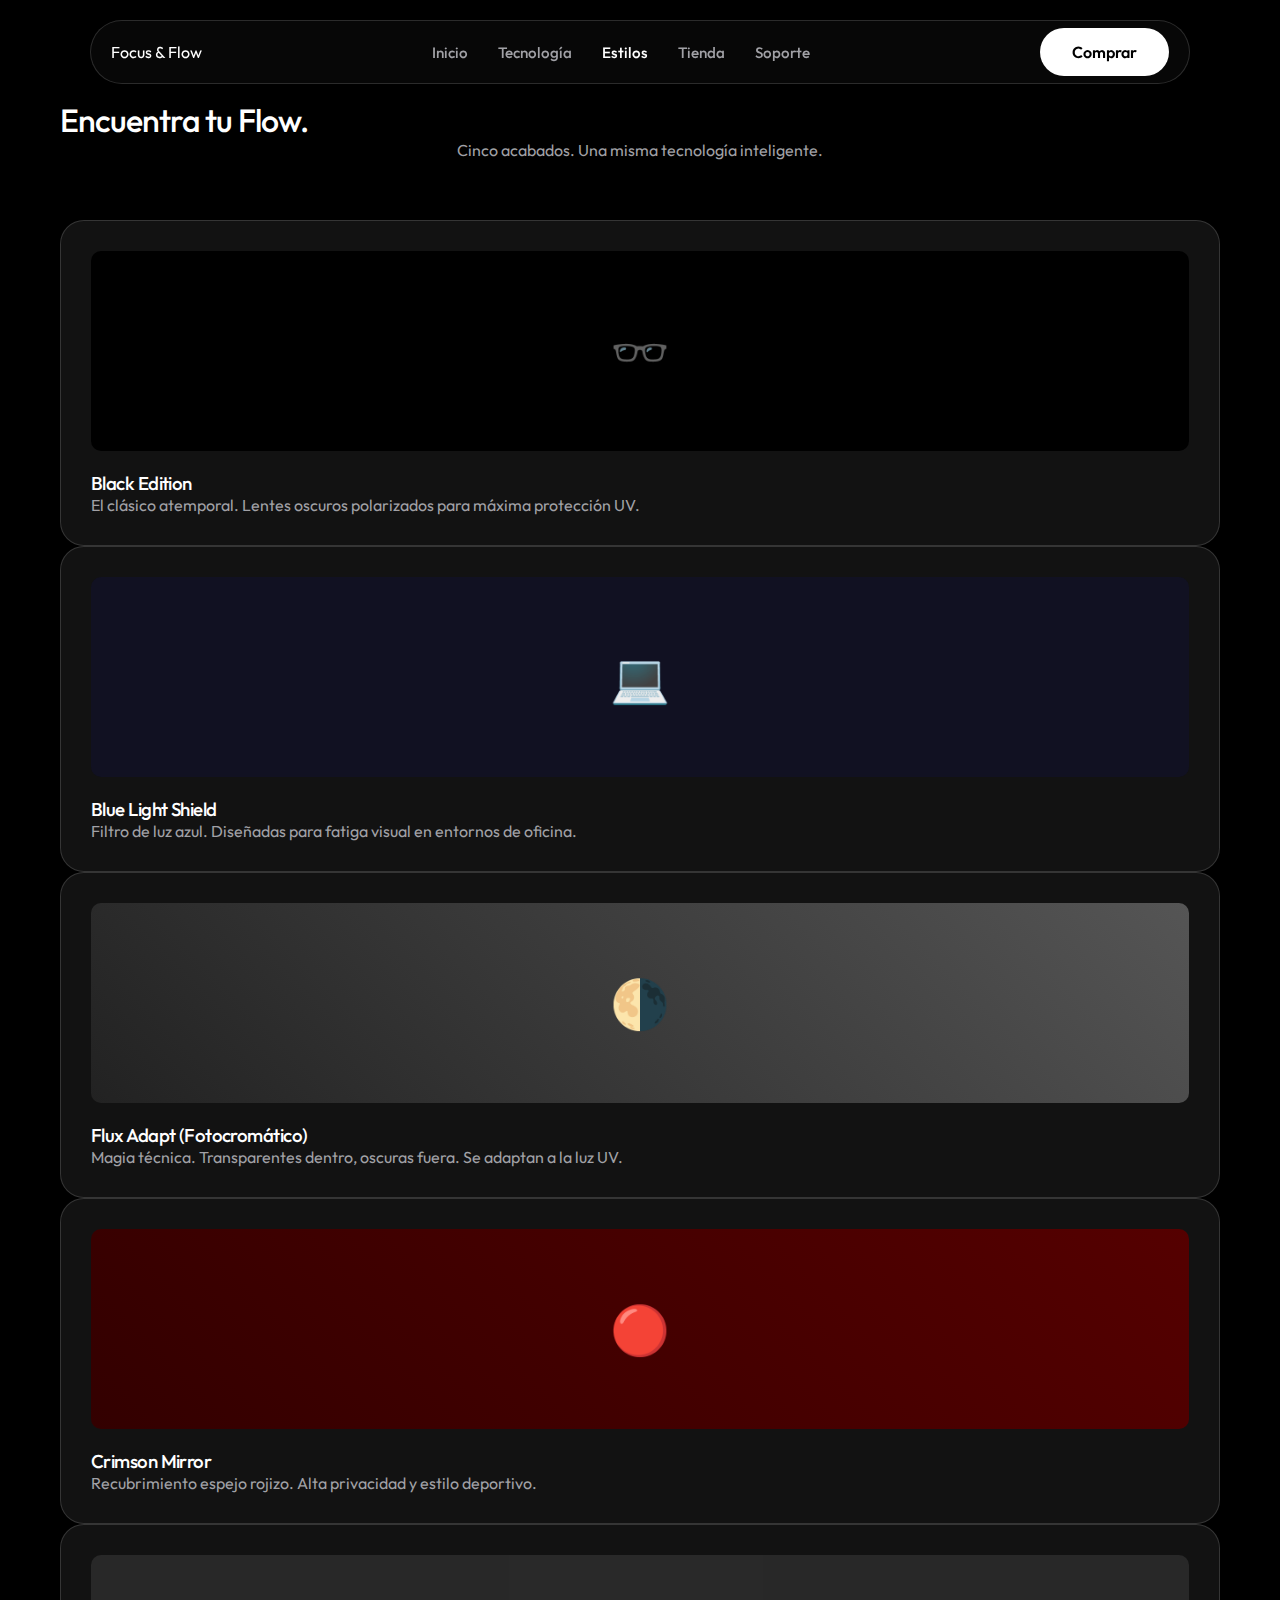
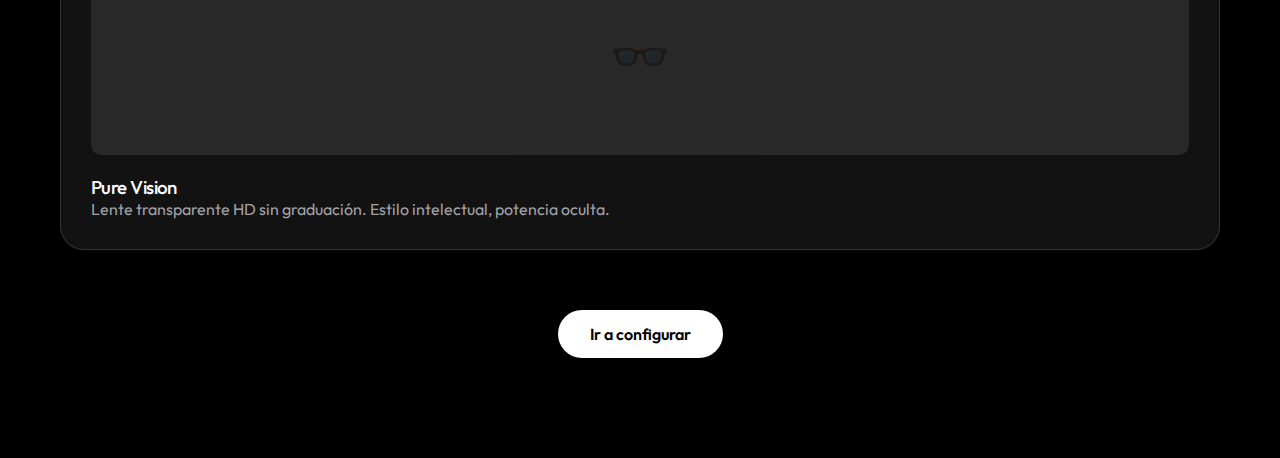
<file: variants.html>
<!DOCTYPE html>
<html lang="es">
<head>
    <meta charset="UTF-8">
    <meta name="viewport" content="width=device-width, initial-scale=1.0">
    <title>Estilos | Focus & Flow</title>
    <link href="https://fonts.googleapis.com/css2?family=Outfit:wght@300;400;500;700&display=swap" rel="stylesheet">
    <link rel="stylesheet" href="style.css">
</head>
<body>
    <nav class="navbar">
        <a href="index.html" class="brand"><span class="brand-dot"></span> Focus & Flow</a>
        <div class="nav-links">
            <a href="index.html" class="nav-link">Inicio</a>
            <a href="products.html" class="nav-link">Tecnología</a>
            <a href="variants.html" class="nav-link active">Estilos</a>
            <a href="store.html" class="nav-link">Tienda</a>
            <a href="about.html" class="nav-link">Soporte</a>
        </div>
        <div class="nav-actions"><a href="store.html" class="btn btn-primary">Comprar</a></div>
    </nav>

    <div class="container">
        <h1 class="section-heading">Encuentra tu Flow.</h1>
        <p style="text-align: center; color: var(--text-secondary); margin-bottom: 60px;">Cinco acabados. Una misma tecnología inteligente.</p>

        <div class="grid-bento">
            <!-- Style 1 -->
            <div class="card">
                <div style="height: 200px; background: #000; display:flex; align-items:center; justify-content:center; margin-bottom:20px; border-radius:10px;">
                    <span style="font-size: 3rem;">🕶️</span>
                </div>
                <h3>Black Edition</h3>
                <p class="text-muted">El clásico atemporal. Lentes oscuros polarizados para máxima protección UV.</p>
            </div>

            <!-- Style 2 -->
            <div class="card">
                <div style="height: 200px; background: #112; display:flex; align-items:center; justify-content:center; margin-bottom:20px; border-radius:10px;">
                    <span style="font-size: 3rem;">💻</span>
                </div>
                <h3>Blue Light Shield</h3>
                <p class="text-muted">Filtro de luz azul. Diseñadas para fatiga visual en entornos de oficina.</p>
            </div>

            <!-- Style 3 -->
            <div class="card">
                <div style="height: 200px; background: linear-gradient(45deg, #222, #555); display:flex; align-items:center; justify-content:center; margin-bottom:20px; border-radius:10px;">
                    <span style="font-size: 3rem;">🌗</span>
                </div>
                <h3>Flux Adapt (Fotocromático)</h3>
                <p class="text-muted">Magia técnica. Transparentes dentro, oscuras fuera. Se adaptan a la luz UV.</p>
            </div>

            <!-- Style 4 -->
            <div class="card">
                <div style="height: 200px; background: linear-gradient(45deg, #300, #500); display:flex; align-items:center; justify-content:center; margin-bottom:20px; border-radius:10px;">
                    <span style="font-size: 3rem;">🔴</span>
                </div>
                <h3>Crimson Mirror</h3>
                <p class="text-muted">Recubrimiento espejo rojizo. Alta privacidad y estilo deportivo.</p>
            </div>
             <!-- Style 5 -->
             <div class="card">
                <div style="height: 200px; background: #eee; opacity:0.1; display:flex; align-items:center; justify-content:center; margin-bottom:20px; border-radius:10px;">
                    <span style="font-size: 3rem;">👓</span>
                </div>
                <h3>Pure Vision</h3>
                <p class="text-muted">Lente transparente HD sin graduación. Estilo intelectual, potencia oculta.</p>
            </div>
        </div>

        <div style="text-align: center; margin-top: 60px;">
            <a href="store.html" class="btn btn-primary">Ir a configurar</a>
        </div>
    </div>
    <script src="script.js"></script>
</body>
</html>
</file>
<file: style.css>
/* ========================================
   ARCHIVO: style.css
   ESTILO: Meta Dark + Liquid Glass v2.0
   ========================================
*/

:root {
    /* --- PALETA DE COLORES --- */
    --bg-dark: #000000;
    --bg-card: #121212;
    --glass-surface: rgba(255, 255, 255, 0.08);
    --glass-border: rgba(255, 255, 255, 0.15);
    --accent-neon: #ccff00;
    --whatsapp-green: #25D366;
    --text-main: #ffffff;
    --text-secondary: #a1a1a6;
    
    /* --- DIMENSIONES --- */
    --nav-height: 64px;
    --radius-lg: 24px;
    --radius-pill: 100px;
    --blur-val: 30px;
}

/* --- BASE --- */
* { margin: 0; padding: 0; box-sizing: border-box; font-family: 'Outfit', sans-serif; -webkit-font-smoothing: antialiased; }
body { background-color: var(--bg-dark); color: var(--text-main); overflow-x: hidden; }
a { text-decoration: none; color: inherit; transition: 0.3s; }
img { max-width: 100%; display: block; }

/* --- TYPOGRAPHY --- */
h1, h2, h3 { font-weight: 500; letter-spacing: -0.03em; }
.text-neon { color: var(--accent-neon); }
.text-muted { color: var(--text-secondary); }

/* --- NAVBAR (Meta Style) --- */
.navbar {
    position: fixed;
    top: 20px;
    left: 50%;
    transform: translateX(-50%);
    width: 95%;
    max-width: 1100px;
    height: var(--nav-height);
    background: rgba(10, 10, 10, 0.7);
    backdrop-filter: blur(var(--blur-val));
    -webkit-backdrop-filter: blur(var(--blur-val));
    border: 1px solid var(--glass-border);
    border-radius: var(--radius-pill);
    display: flex;
    align-items: center;
    justify-content: space-between;
    padding: 0 20px;
    z-index: 1000;
}

.brand-logo-img { height: 32px; width: auto; } /* Logo PNG adjustment */

.nav-links { display: flex; gap: 30px; }
.nav-link { color: var(--text-secondary); font-size: 0.95rem; font-weight: 500; }
.nav-link:hover, .nav-link.active { color: white; }

/* Search Bar Desktop */
.search-container { position: relative; margin-left: 20px; }
.search-input {
    background: rgba(255,255,255,0.1);
    border: none;
    padding: 8px 15px 8px 35px;
    border-radius: 20px;
    color: white;
    width: 160px;
    transition: width 0.3s;
}
.search-input:focus { width: 240px; outline: 1px solid var(--accent-neon); background: black; }
.search-icon { position: absolute; left: 10px; top: 50%; transform: translateY(-50%); color: var(--text-secondary); pointer-events: none; }

/* --- HERO VIDEO BACKGROUND --- */
.hero-video-container {
    position: relative;
    width: 100%;
    height: 90vh; /* Casi pantalla completa */
    overflow: hidden;
    display: flex;
    align-items: center;
    justify-content: center;
    text-align: center;
}

.video-bg {
    position: absolute;
    top: 50%; left: 50%;
    transform: translate(-50%, -50%);
    min-width: 100%; min-height: 100%;
    width: auto; height: auto;
    z-index: 0;
    object-fit: cover;
    opacity: 0.6; /* Oscurecer para leer texto */
}

.hero-overlay {
    position: absolute;
    top: 0; left: 0; right: 0; bottom: 0;
    background: radial-gradient(circle, rgba(0,0,0,0.2) 0%, rgba(0,0,0,1) 90%);
    z-index: 1;
}

.hero-content {
    position: relative;
    z-index: 2;
    max-width: 800px;
    padding: 0 20px;
}

.hero-title {
    font-size: clamp(3.5rem, 6vw, 6rem);
    line-height: 1;
    margin-bottom: 20px;
    background: linear-gradient(to bottom, #fff, #aaa);
    -webkit-background-clip: text;
    -webkit-text-fill-color: transparent;
}

/* --- BUTTONS & BADGES --- */
.btn {
    padding: 14px 32px;
    border-radius: var(--radius-pill);
    font-weight: 600;
    font-size: 1rem;
    cursor: pointer;
    border: none;
    display: inline-flex;
    align-items: center;
    gap: 10px;
    transition: transform 0.2s;
    text-decoration: none;
}
.btn-primary { background: white; color: black; }
.btn-primary:hover { background: var(--accent-neon); transform: scale(1.05); }

.store-badges { display: flex; gap: 15px; justify-content: center; margin-top: 20px; flex-wrap: wrap; }
.store-badge {
    display: flex; align-items: center; gap: 10px;
    background: #111; border: 1px solid var(--glass-border);
    padding: 10px 20px; border-radius: 12px;
    color: white; transition: 0.3s;
}
.store-badge:hover { background: #222; border-color: white; }
.store-badge img { height: 24px; width: 24px; }

/* --- CARDS & GRIDS --- */
.container { max-width: 1200px; margin: 0 auto; padding: 100px 20px; }

.card {
    background: var(--bg-card);
    border: 1px solid var(--glass-border);
    border-radius: var(--radius-lg);
    padding: 30px;
    transition: 0.3s;
    overflow: hidden;
}
.card:hover { border-color: rgba(255,255,255,0.3); transform: translateY(-5px); }

/* Reviews Section */
.review-grid {
    display: grid;
    grid-template-columns: repeat(auto-fit, minmax(300px, 1fr));
    gap: 30px;
    margin-top: 50px;
}
.review-card {
    background: #1a1a1a;
    padding: 25px;
    border-radius: 20px;
}
.review-header { display: flex; gap: 15px; align-items: center; margin-bottom: 15px; }
.review-avatar { width: 50px; height: 50px; border-radius: 50%; object-fit: cover; }
.stars { color: #FFD700; font-size: 0.9rem; }
.review-img { width: 100%; height: 180px; object-fit: cover; border-radius: 10px; margin-top: 15px; opacity: 0.8; }

/* Gallery Grid (Taken with) */
.gallery-grid {
    display: grid;
    grid-template-columns: repeat(3, 1fr);
    gap: 15px;
    margin-top: 40px;
}
.gallery-item {
    aspect-ratio: 1/1;
    overflow: hidden;
    border-radius: var(--radius-lg);
    position: relative;
}
.gallery-item img { width: 100%; height: 100%; object-fit: cover; transition: transform 0.5s; }
.gallery-item:hover img { transform: scale(1.1); }

/* --- MOBILE OPTIMIZATION (Meta App Style) --- */
.menu-toggle { display: none; font-size: 1.5rem; cursor: pointer; color: white; }

@media (max-width: 768px) {
    .navbar { 
        top: auto; bottom: 20px; /* Floating Bottom Bar style Meta */
        width: 90%; 
        background: rgba(20,20,20,0.9);
        height: 60px;
    }
    .brand-logo-img { height: 24px; }
    .nav-links, .nav-actions, .search-container { display: none; }
    .menu-toggle { display: block; margin-left: auto; }
    
    .hero-title { font-size: 2.8rem; }
    .hero-video-container { height: 85vh; }
    
    .gallery-grid { grid-template-columns: 1fr; }
    .review-grid { grid-template-columns: 1fr; }
    
    /* App Section Mobile */
    .app-section-content { flex-direction: column-reverse; text-align: center; }
}
</file>
